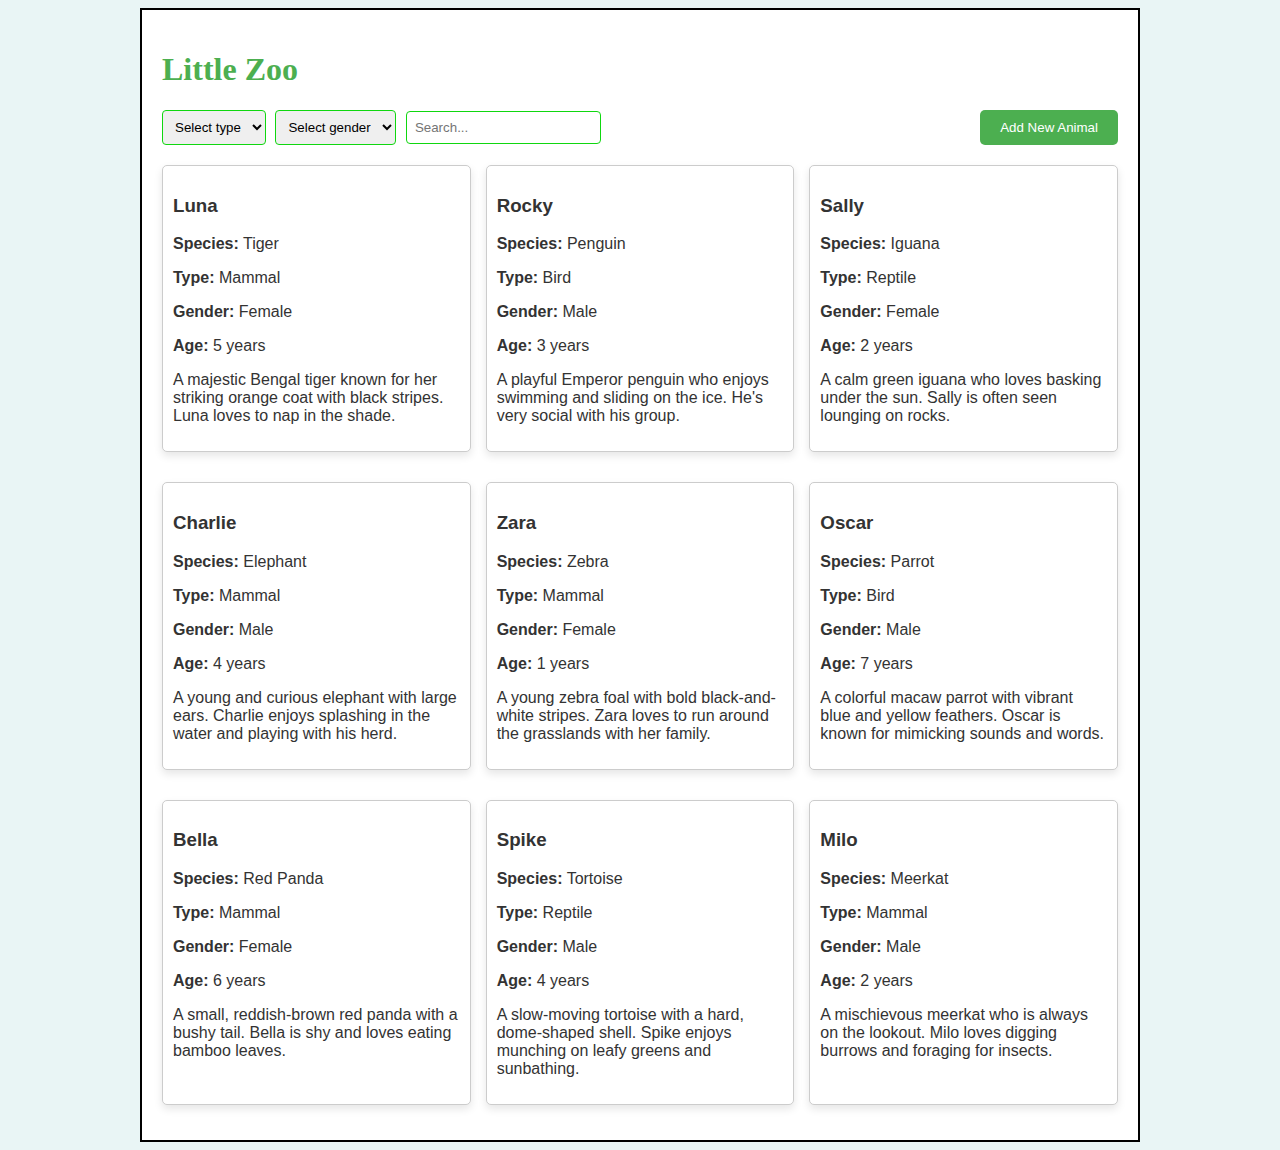
<file: index.html>
<!DOCTYPE html>
<html>
<head>
    <meta charset="UTF-8">
    <meta name="viewport" content="width=device-width, initial-scale=1.0">
    <title>Little Zoo</title>
    <link rel="stylesheet" href="style.css">
    <script src="script.js" defer></script>
</head>
<body>

<div id="container">
    <header>
        <h1>Little Zoo</h1>
    </header>
    
    <main>
<form id="animalForm" class="hidden">
    <h2>Add New Animal</h2>
    <label for="name">Animal Name:</label>
    <input type="text" id="name" name="name" required>

    <label for="age">Age:</label>
    <input type="number" id="age" name="age" min="0" required>

    <label for="gender">Gender:</label>
    <select id="gender" name="gender" required>
        <option value="">Select gender</option>
        <option value="Male">Male</option>
        <option value="Female">Female</option>
    </select>

    <label for="species">Species:</label>
    <input type="text" id="species" name="species" required>

    <label for="type">Type:</label>
    <select id="type" name="type" required>
        <option value="">Select type</option>
        <option value="Mammal">Mammal</option>
        <option value="Bird">Bird</option>
        <option value="Reptile">Reptile</option>
        <option value="Amphibian">Amphibian</option>
        <option value="Fish">Fish</option>
    </select>

    <label for="description">Description:</label>
    <textarea id="description" name="description" rows="4" required></textarea>

    <button type="submit" id="addAnimalButton">Add Animal</button>
</form>
        <div id="animalList">
            <div id="searchFilters">
                <select id="filterType">
                    <option value="">Select type</option>
                    <option value="Mammal">Mammal</option>
                    <option value="Bird">Bird</option>
                    <option value="Reptile">Reptile</option>
                    <option value="Amphibian">Amphibian</option>
                    <option value="Fish">Fish</option>
                </select>
                
                <select id="filterGender">
                    <option value="">Select gender</option>
                    <option value="Male">Male</option>
                    <option value="Female">Female</option>
                </select>
                
                <input type="text" id="animalSearch" placeholder="Search...">
<button id="toggleFormButton">Add New Animal</button>

            </div>
            <div id="animalDisplay"></div>
        </div>
    </main>
</div>

</body>
</html>
</file>
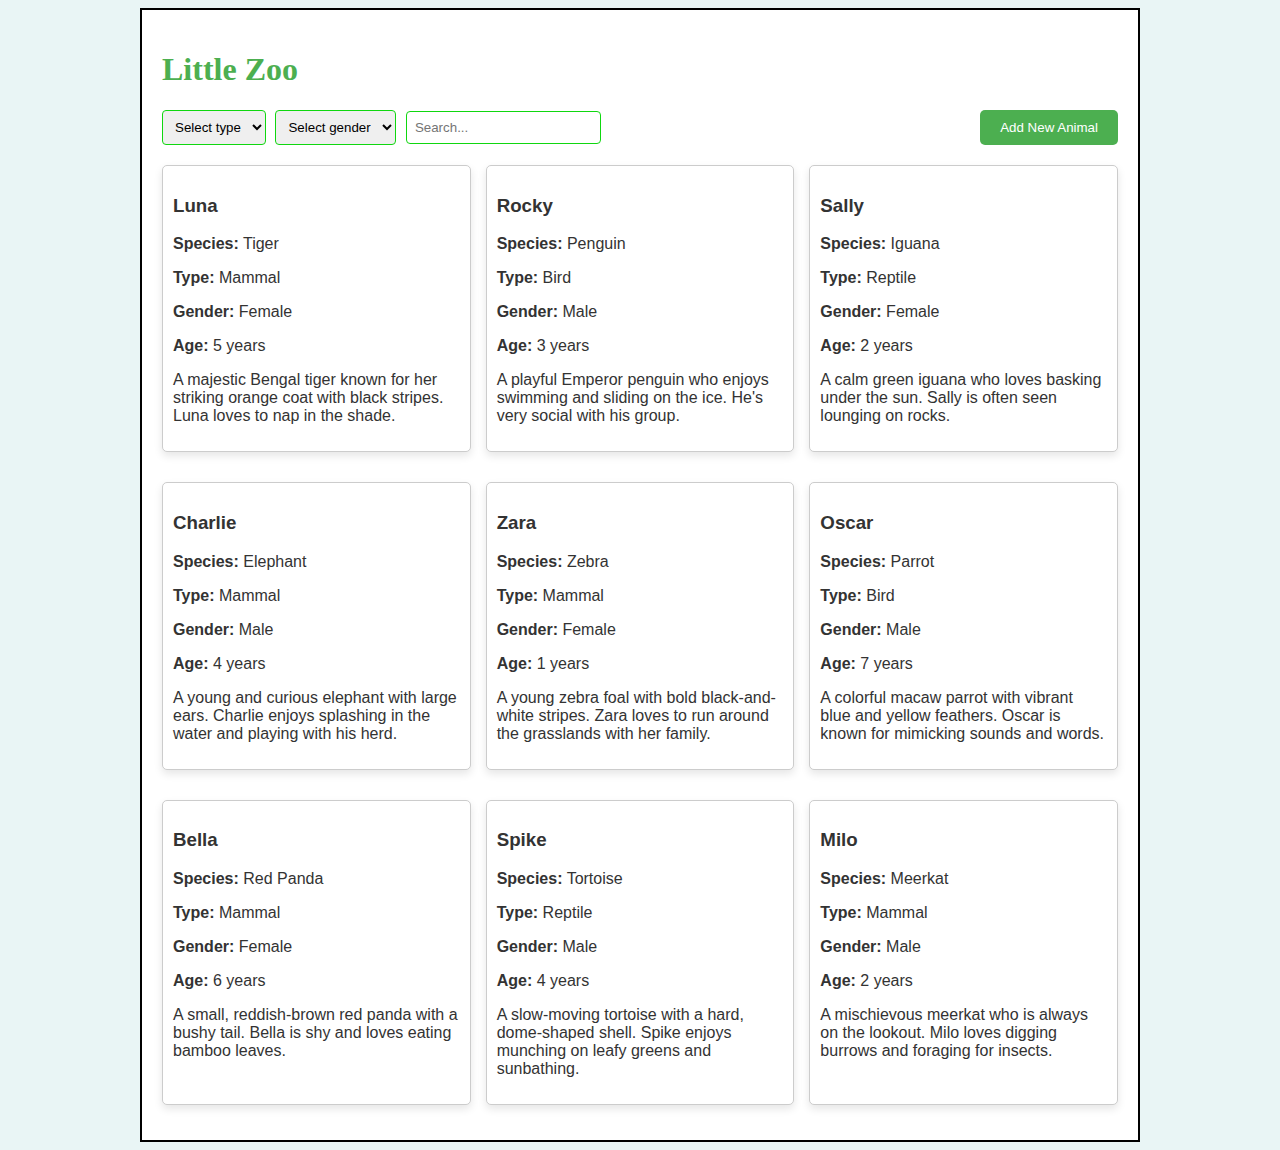
<file: littlezoo.html>
<!DOCTYPE html>
<html>
<head>
    <meta charset="UTF-8">
    <meta name="viewport" content="width=device-width, initial-scale=1.0">
    <title>Little Zoo</title>
    <link rel="stylesheet" href="littlezoo.css">
    <script src="littlezoo.js" defer></script>
</head>
<body>

<div id="container">
    <header>
        <h1>Little Zoo</h1>
    </header>
    
    <main>
<form id="animalForm" class="hidden">
    <h2>Add New Animal</h2>
    <label for="name">Animal Name:</label>
    <input type="text" id="name" name="name" required>

    <label for="age">Age:</label>
    <input type="number" id="age" name="age" min="0" required>

    <label for="gender">Gender:</label>
    <select id="gender" name="gender" required>
        <option value="">Select gender</option>
        <option value="Male">Male</option>
        <option value="Female">Female</option>
    </select>

    <label for="species">Species:</label>
    <input type="text" id="species" name="species" required>

    <label for="type">Type:</label>
    <select id="type" name="type" required>
        <option value="">Select type</option>
        <option value="Mammal">Mammal</option>
        <option value="Bird">Bird</option>
        <option value="Reptile">Reptile</option>
        <option value="Amphibian">Amphibian</option>
        <option value="Fish">Fish</option>
    </select>

    <label for="description">Description:</label>
    <textarea id="description" name="description" rows="4" required></textarea>

    <button type="submit" id="addAnimalButton">Add Animal</button>
</form>
        <div id="animalList">
            <div id="searchFilters">
                <select id="filterType">
                    <option value="">Select type</option>
                    <option value="Mammal">Mammal</option>
                    <option value="Bird">Bird</option>
                    <option value="Reptile">Reptile</option>
                    <option value="Amphibian">Amphibian</option>
                    <option value="Fish">Fish</option>
                </select>
                
                <select id="filterGender">
                    <option value="">Select gender</option>
                    <option value="Male">Male</option>
                    <option value="Female">Female</option>
                </select>
                
                <input type="text" id="animalSearch" placeholder="Search...">
<button id="toggleFormButton">Add New Animal</button>

            </div>
            <div id="animalDisplay"></div>
        </div>
    </main>
</div>

</body>
</html>
</file>
<file: style.css>
* {
    box-sizing: border-box;
}

body {
    font-family: Arial, sans-serif;
    background-color: #e9f5f5;
    color: #333;
}

h1 {
    font-family: 'Georgia', serif;
    color: #4CAF50;

}

#container {
    max-width: 1000px;
    margin: 0 auto;
    padding: 20px;
    border: 2px solid #000;
    background-color: #ffffff;
    position: relative;
}

#toggleFormButton {
    position: absolute;
		margin-top: 80px;
    top: 20px;
    right: 20px;
    padding: 10px 20px;
    background-color: #4CAF50;
    color: white;
    border: none;
    border-radius: 5px;
    cursor: pointer;
}

#toggleFormButton:hover {
    background-color: #45a049;
}

.hidden {
    display: none;
}

#animalForm {
    max-width: 400px;
    padding: 20px;
    border: 1px solid #ccc;
    border-radius: 5px;
    background-color: #f9f9f9;
    margin: 20px auto;
}

#animalForm h2 {
    margin-top: 0;
}

#animalForm label {
    display: block;
    margin: 10px 0 5px;
}

#animalForm input, #animalForm select, #animalForm textarea {
    width: 100%;
    padding: 8px;
    margin-bottom: 10px;
    border: 1px solid #ccc;
    border-radius: 4px;
}

#animalForm button {
    padding: 10px 20px;
    background-color: #4CAF50;
    color: white;
    border: none;
    border-radius: 5px;
    cursor: pointer;
}

#animalForm button:hover {
    background-color: #45a049;
}

.animal-card {
    background-color: #ffffff;
    border: 1px solid #ccc;
    padding: 10px;
    margin-bottom: 15px;
    border-radius: 5px;
    box-shadow: 0 4px 8px rgba(0, 0, 0, 0.1);
    transition: transform 0.2s;
}

.animal-card:hover {
    transform: scale(1.02);
}

#animalDisplay {
    display: grid;
    grid-template-columns: repeat(auto-fill, minmax(250px, 1fr));
    gap: 15px;
}

#searchFilters select, #animalSearch {
    padding: 8px;
    margin: 0 5px 20px 0;
    border: 1px solid #0fd70f;
    border-radius: 4px;
}
</file>
<file: littlezoo.css>
* {
    box-sizing: border-box;
}

body {
    font-family: Arial, sans-serif;
    background-color: #e9f5f5;
    color: #333;
}

h1 {
    font-family: 'Georgia', serif;
    color: #4CAF50;

}

#container {
    max-width: 1000px;
    margin: 0 auto;
    padding: 20px;
    border: 2px solid #000;
    background-color: #ffffff;
    position: relative;
}

#toggleFormButton {
    position: absolute;
		margin-top: 80px;
    top: 20px;
    right: 20px;
    padding: 10px 20px;
    background-color: #4CAF50;
    color: white;
    border: none;
    border-radius: 5px;
    cursor: pointer;
}

#toggleFormButton:hover {
    background-color: #45a049;
}

.hidden {
    display: none;
}

#animalForm {
    max-width: 400px;
    padding: 20px;
    border: 1px solid #ccc;
    border-radius: 5px;
    background-color: #f9f9f9;
    margin: 20px auto;
}

#animalForm h2 {
    margin-top: 0;
}

#animalForm label {
    display: block;
    margin: 10px 0 5px;
}

#animalForm input, #animalForm select, #animalForm textarea {
    width: 100%;
    padding: 8px;
    margin-bottom: 10px;
    border: 1px solid #ccc;
    border-radius: 4px;
}

#animalForm button {
    padding: 10px 20px;
    background-color: #4CAF50;
    color: white;
    border: none;
    border-radius: 5px;
    cursor: pointer;
}

#animalForm button:hover {
    background-color: #45a049;
}

.animal-card {
    background-color: #ffffff;
    border: 1px solid #ccc;
    padding: 10px;
    margin-bottom: 15px;
    border-radius: 5px;
    box-shadow: 0 4px 8px rgba(0, 0, 0, 0.1);
    transition: transform 0.2s;
}

.animal-card:hover {
    transform: scale(1.02);
}

#animalDisplay {
    display: grid;
    grid-template-columns: repeat(auto-fill, minmax(250px, 1fr));
    gap: 15px;
}

#searchFilters select, #animalSearch {
    padding: 8px;
    margin: 0 5px 20px 0;
    border: 1px solid #0fd70f;
    border-radius: 4px;
}
</file>
